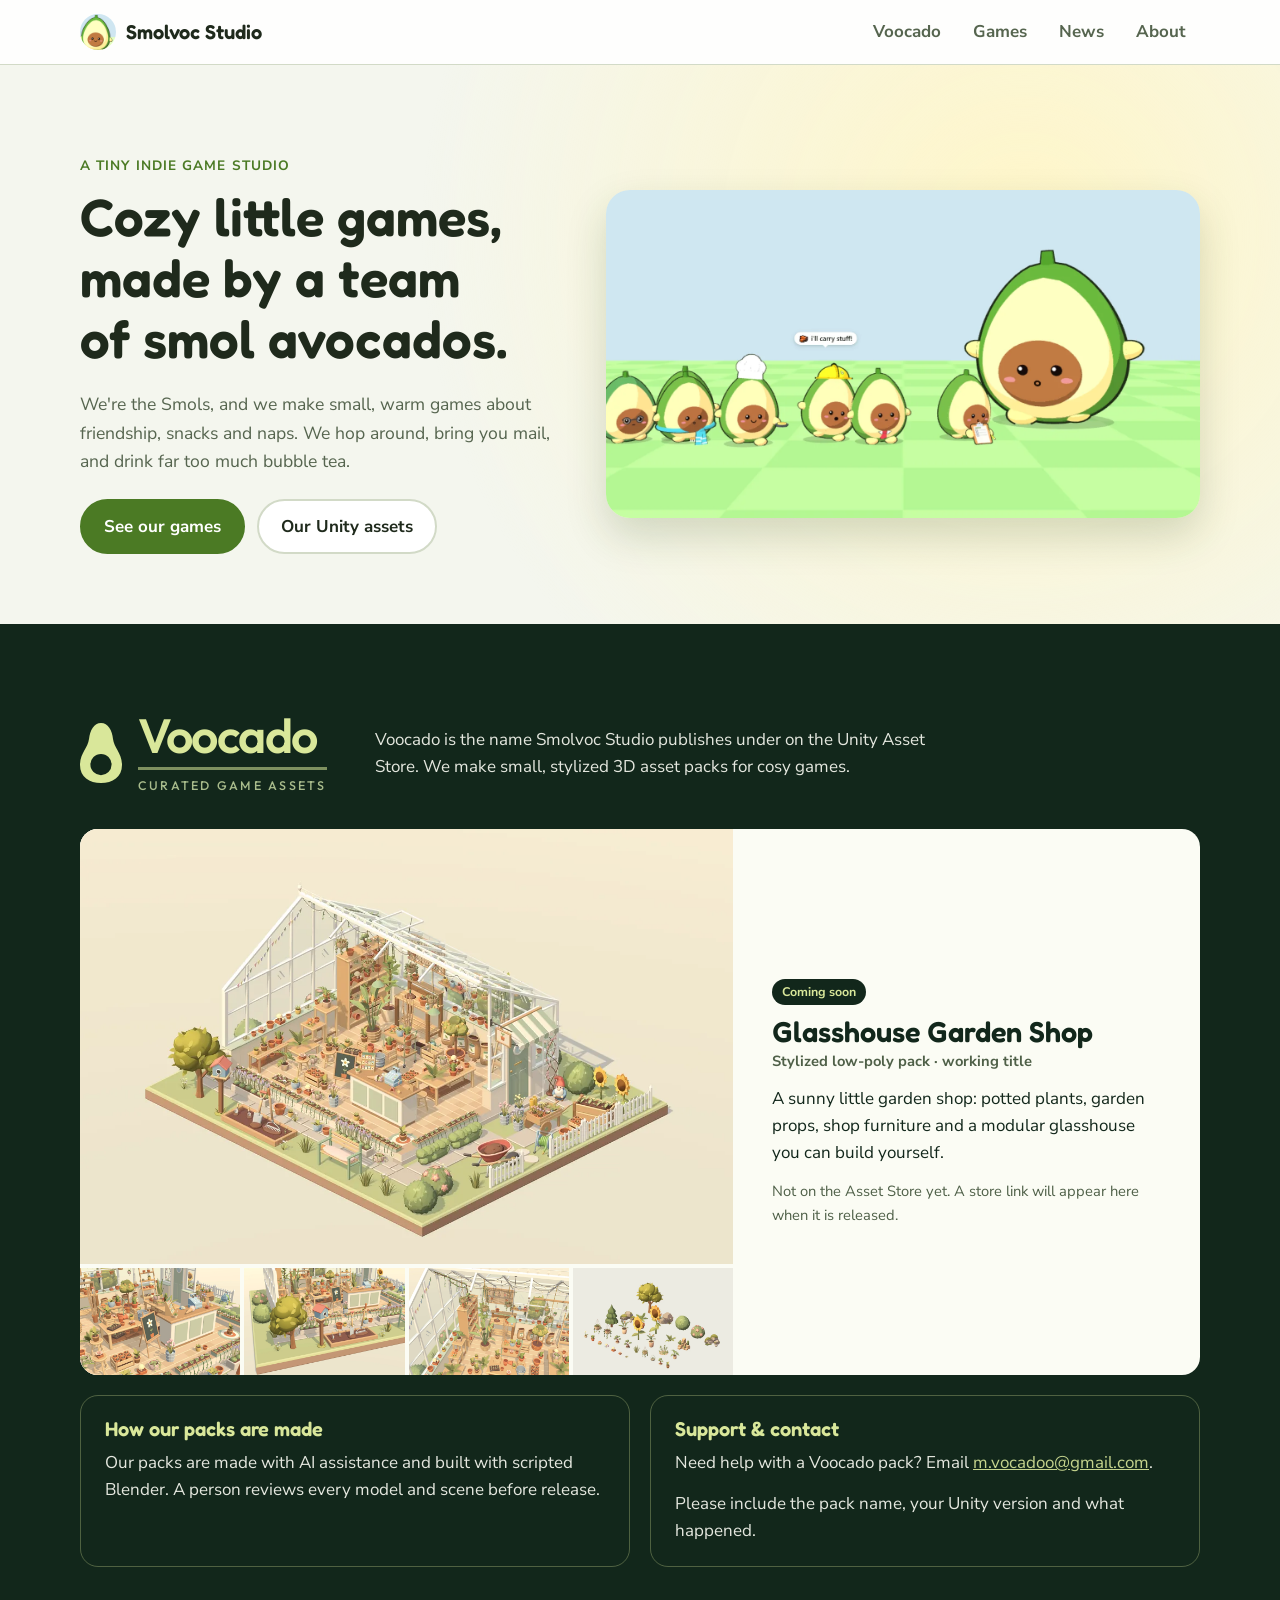
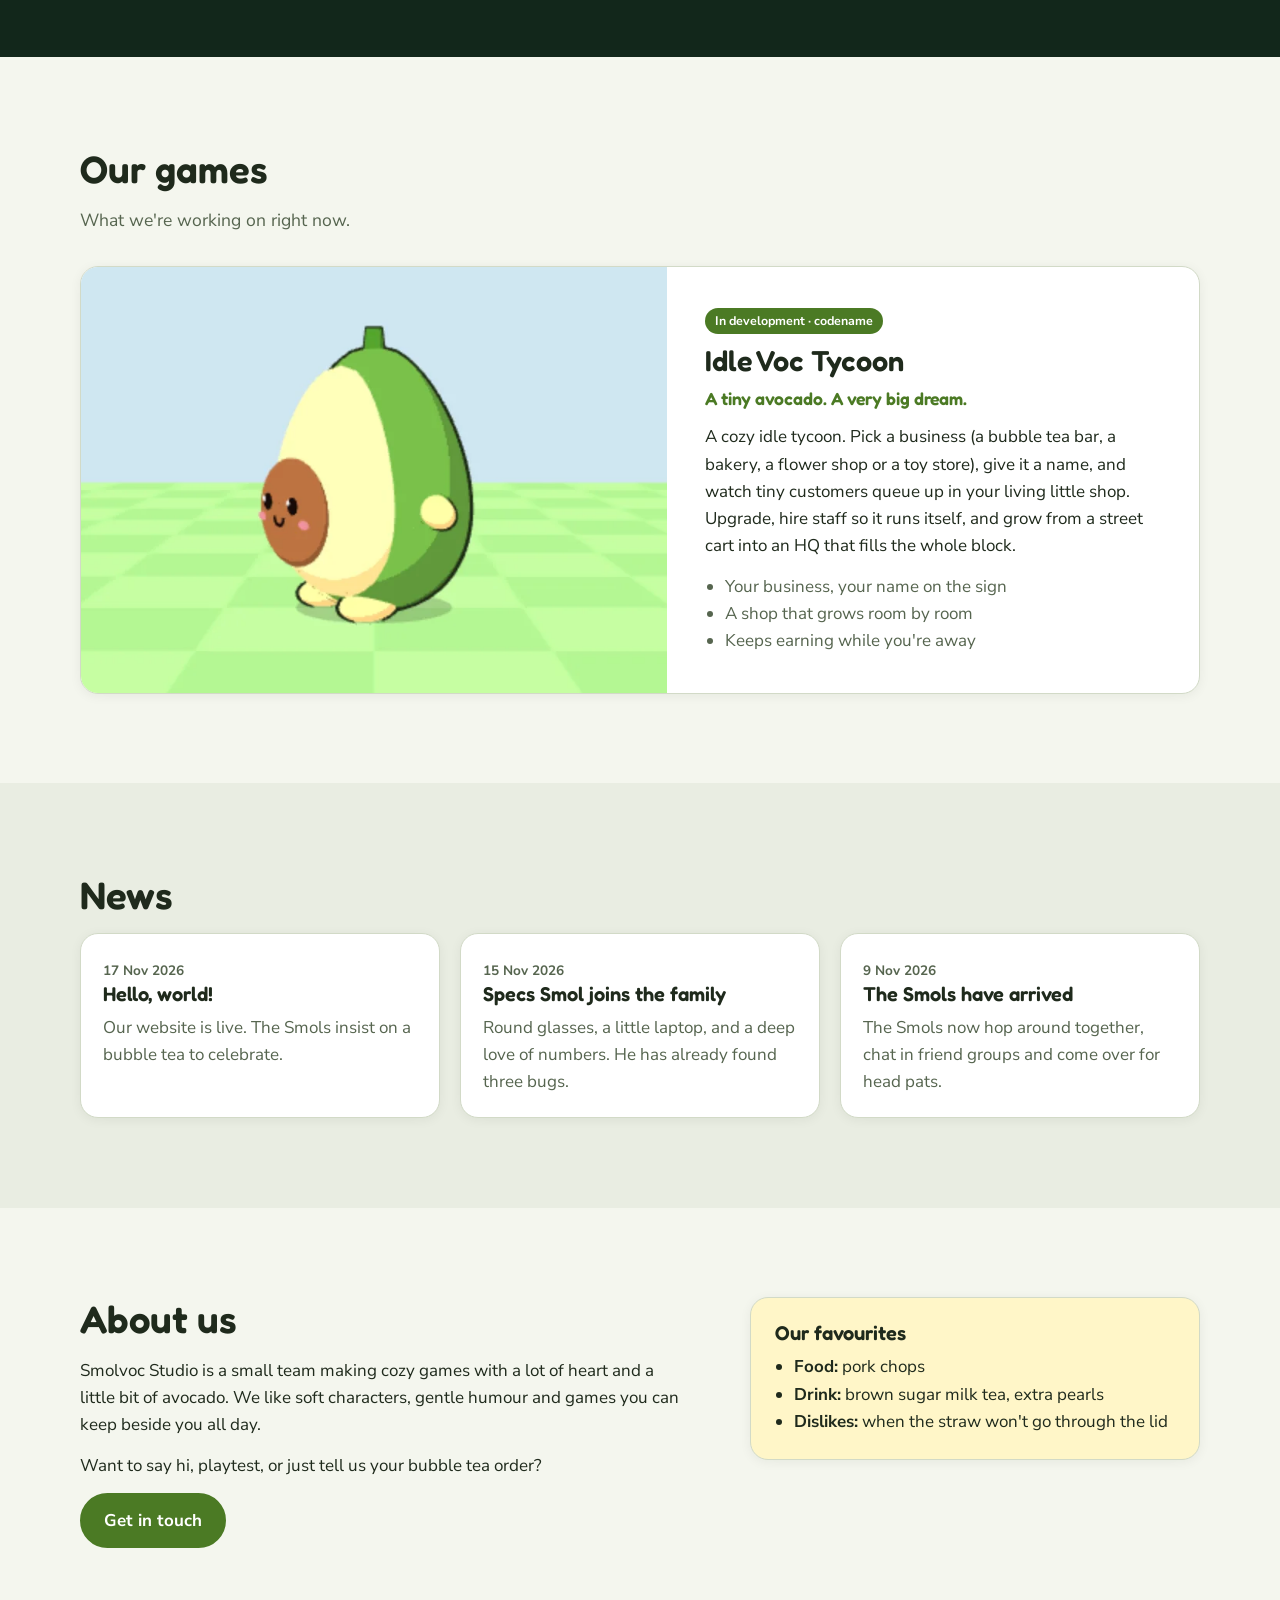
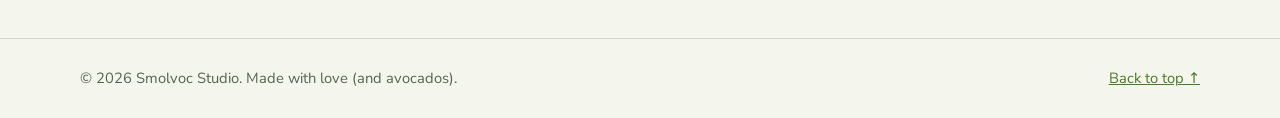
<file: index.html>
<!DOCTYPE html>
<html lang="en">
<head>
  <meta charset="utf-8">
  <meta name="viewport" content="width=device-width, initial-scale=1">
  <title>Smolvoc Studio · Cozy little games</title>
  <meta name="description" content="Smolvoc Studio is a small team of avocados, the Smols, making small, cozy games.">
  <meta property="og:title" content="Smolvoc Studio">
  <meta property="og:description" content="Small, cozy games made by the Smols.">
  <meta property="og:image" content="assets/img/family.webp">
  <link rel="icon" type="image/png" href="assets/img/favicon.png">
  <link rel="preconnect" href="https://fonts.googleapis.com">
  <link rel="preconnect" href="https://fonts.gstatic.com" crossorigin>
  <link href="https://fonts.googleapis.com/css2?family=Fredoka:wght@500;600&family=Outfit:wght@500;600&family=Nunito+Sans:opsz,wght@6..12,400;6..12,700&display=swap" rel="stylesheet">
  <link rel="stylesheet" href="assets/css/style.css">
</head>
<body>
  <a class="skip" href="#main">Skip to content</a>

  <header class="site-header">
    <nav class="nav wrap" aria-label="Main">
      <a class="brand" href="#top"><img src="assets/img/favicon.png" alt="" width="36" height="36">Smolvoc Studio</a>
      <button class="nav-toggle" type="button" aria-expanded="false" aria-controls="nav-links">Menu</button>
      <ul class="nav-links" id="nav-links">
        <li><a href="#voocado">Voocado</a></li>
        <li><a href="#games">Games</a></li>
        <li><a href="#news">News</a></li>
        <li><a href="#about">About</a></li>
      </ul>
    </nav>
  </header>

  <main id="main">
    <!-- Hero -->
    <section class="hero" id="top">
      <div class="wrap hero-grid">
        <div class="hero-copy">
          <p class="eyebrow">A tiny indie game studio</p>
          <h1>Cozy little games, made by a team of smol avocados.</h1>
          <p class="lede">We're the Smols, and we make small, warm games about friendship, snacks and naps. We hop around, bring you mail, and drink far too much bubble tea.</p>
          <div class="cta">
            <a class="btn primary" href="#games">See our games</a>
            <a class="btn" href="#voocado">Our Unity assets</a>
          </div>
        </div>
        <figure class="hero-art">
          <img src="assets/img/family.webp" width="1464" height="823" alt="Six small avocado Smols lined up on a green checkered field beside a big avocado friend.">
        </figure>
      </div>
    </section>

    <!-- Voocado: our Unity Asset Store publisher -->
    <section class="section voocado" id="voocado">
      <div class="wrap">
        <header class="vc-head">
          <div class="vc-logo">
            <svg class="vc-mark" viewBox="190 120 420 600" width="42" height="60" aria-hidden="true" focusable="false"><path fill-rule="evenodd" fill="currentColor" d="M400 120 C330 120 290 190 280 280 C270 370 190 420 190 540 C190 660 285 720 400 720 C515 720 610 660 610 540 C610 420 530 370 520 280 C510 190 470 120 400 120 Z M400 430 A106 106 0 1 0 400 642 A106 106 0 1 0 400 430 Z"/></svg>
            <div>
              <h2 class="vc-word">Voocado</h2>
              <p class="vc-tagline">Curated game assets</p>
            </div>
          </div>
          <p class="vc-about">Voocado is the name Smolvoc Studio publishes under on the Unity Asset Store. We make small, stylized 3D asset packs for cosy games.</p>
        </header>

        <article class="pack">
          <div class="pack-gallery">
            <a class="pack-main" href="assets/img/voocado/garden-shop-1.webp"><img src="assets/img/voocado/garden-shop-1.webp" width="1200" height="800" alt="A low-poly glasshouse garden shop seen from above, with plants, shelves and a counter inside." loading="lazy"></a>
            <a href="assets/img/voocado/garden-shop-2.webp"><img src="assets/img/voocado/garden-shop-2.webp" width="1200" height="800" alt="The shop counter with a till, potted plants and a chalkboard sign." loading="lazy"></a>
            <a href="assets/img/voocado/garden-shop-3.webp"><img src="assets/img/voocado/garden-shop-3.webp" width="1200" height="800" alt="The outdoor garden corner with a tree, a birdhouse and planters." loading="lazy"></a>
            <a href="assets/img/voocado/garden-shop-4.webp"><img src="assets/img/voocado/garden-shop-4.webp" width="1200" height="800" alt="Inside the glasshouse: shelves full of potted plants under hanging lights." loading="lazy"></a>
            <a href="assets/img/voocado/garden-shop-5.webp"><img src="assets/img/voocado/garden-shop-5.webp" width="1200" height="800" alt="The pack's plants laid out side by side: trees, sunflowers, bushes and small pots." loading="lazy"></a>
          </div>
          <div class="pack-body">
            <span class="badge">Coming soon</span>
            <h3>Glasshouse Garden Shop</h3>
            <p class="pack-sub">Stylized low-poly pack · working title</p>
            <p>A sunny little garden shop: potted plants, garden props, shop furniture and a modular glasshouse you can build yourself.</p>
            <p class="pack-note">Not on the Asset Store yet. A store link will appear here when it is released.</p>
          </div>
        </article>

        <div class="vc-info">
          <div class="vc-card">
            <h3>How our packs are made</h3>
            <p>Our packs are made with AI assistance and built with scripted Blender. A person reviews every model and scene before release.</p>
          </div>
          <div class="vc-card" id="support">
            <h3>Support &amp; contact</h3>
            <p>Need help with a Voocado pack? Email <a href="mailto:m.vocadoo@gmail.com">m.vocadoo@gmail.com</a>.</p>
            <p>Please include the pack name, your Unity version and what happened.</p>
          </div>
        </div>
      </div>
    </section>

    <!-- Games -->
    <section class="section" id="games">
      <div class="wrap">
        <h2>Our games</h2>
        <p class="section-lede">What we're working on right now.</p>
        <div class="games">
          <article class="game featured">
            <img src="assets/img/smol-plain.webp" width="956" height="598" alt="Smolvoc, a small avocado Smol, standing on a green checkered field.">
            <div class="game-body">
              <span class="badge">In development · codename</span>
              <h3>Idle Voc Tycoon</h3>
              <p class="game-tagline">A tiny avocado. A very big dream.</p>
              <p>A cozy idle tycoon. Pick a business (a bubble tea bar, a bakery, a flower shop or a toy store), give it a name, and watch tiny customers queue up in your living little shop. Upgrade, hire staff so it runs itself, and grow from a street cart into an HQ that fills the whole block.</p>
              <ul class="features">
                <li>Your business, your name on the sign</li>
                <li>A shop that grows room by room</li>
                <li>Keeps earning while you're away</li>
              </ul>
            </div>
          </article>
        </div>
        <!-- Earlier game ideas (shelved: hidden on the live site; remove "hidden" to show them again) -->
        <div class="games" hidden>
          <article class="game">
            <img src="assets/img/minivoc-tea.webp" width="1116" height="698" alt="A big avocado sipping a bubble tea with a music note floating above.">
            <div class="game-body">
              <span class="badge">In development</span>
              <h3>The Smols</h3>
              <p>Desktop buddies who live on your screen. The Smols hop around while you work, bring you your notifications by hand, take bubble tea breaks and nap when you step away. Each one gets up to their own mischief.</p>
              <ul class="features">
                <li>Walks, skips, waddles and rolls</li>
                <li>Delivers your mail with a little show</li>
                <li>Six Smols, each with a personality</li>
              </ul>
            </div>
          </article>
          <article class="game">
            <img src="assets/img/nightcaps.webp" width="956" height="598" alt="Five Smols and a big avocado friend asleep in striped nightcaps.">
            <div class="game-body">
              <span class="badge muted">Coming later</span>
              <h3>Smol Mansion</h3>
              <p>Build a home for the whole family, room by room. Everyone has chores, hobbies and a favourite nap spot.</p>
            </div>
          </article>
          <article class="game">
            <img src="assets/img/minivoc-bag.webp" width="956" height="598" alt="A big avocado skipping along with a little tan bag.">
            <div class="game-body">
              <span class="badge muted">Idea board</span>
              <h3>Smol Errands</h3>
              <p>A short skipping adventure around town with a mini bag. Mostly snacks. Definitely pork chops.</p>
            </div>
          </article>
        </div>
      </div>
    </section>

    <!-- Cast (shelved: hidden on the live site; remove "hidden" and re-add the nav link to show it) -->
    <section class="section" id="cast" hidden>
      <div class="wrap">
        <h2>Meet the Smols</h2>
        <p class="section-lede">That's us: each Smol has a prop, a personality and a very specific bubble tea order.</p>
        <div class="cast">
          <article class="char">
            <img src="assets/img/smol-plain.webp" width="956" height="598" alt="A plain Smolvoc standing on grass." loading="lazy">
            <h3>Smolvoc</h3><p class="role">the basic Smol</p>
            <p>Likes everything, honestly. Specialty: the low five.</p>
            <p class="tea">Strawberry milk with popping boba</p>
          </article>
          <article class="char">
            <img src="assets/img/smol-clipboard.webp" width="956" height="598" alt="Clipboard Smol holding a clipboard." loading="lazy">
            <h3>Clipboard Smol</h3><p class="role">the planner</p>
            <p>Keeps a list of everything and checks it twice.</p>
            <p class="tea">Jasmine green milk tea, exactly 30% ice</p>
          </article>
          <article class="char">
            <img src="assets/img/smol-tie.webp" width="956" height="598" alt="Tie Smol wearing a little red tie." loading="lazy">
            <h3>Tie Smol</h3><p class="role">the professional</p>
            <p>Very serious about business for someone this small.</p>
            <p class="tea">Black milk tea, no sugar, no toppings</p>
          </article>
          <article class="char">
            <img src="assets/img/smol-hardhat.webp" width="956" height="598" alt="Hardhat Smol in a yellow hard hat with a hammer." loading="lazy">
            <h3>Hardhat Smol</h3><p class="role">the builder</p>
            <p>Eager, loud and always fixing something.</p>
            <p class="tea">Thai tea with double pearls</p>
          </article>
          <article class="char">
            <img src="assets/img/smol-chef.webp" width="956" height="598" alt="Chef Smol in a chef's hat holding a frying pan." loading="lazy">
            <h3>Chef Smol</h3><p class="role">the cook</p>
            <p>A foodie who hums while he works and rates every cup out of 10.</p>
            <p class="tea">Taro milk tea with coconut jelly</p>
          </article>
          <article class="char">
            <img src="assets/img/smol-specs.webp" width="956" height="598" alt="Specs Smol with round glasses typing on a laptop." loading="lazy">
            <h3>Specs Smol</h3><p class="role">the computer nerd</p>
            <p>Precise, a little shy, stays up late debugging.</p>
            <p class="tea">Matcha latte, light ice</p>
          </article>
          <article class="char wide">
            <img src="assets/img/smol-twins.webp" width="956" height="598" alt="The twin Smols in orange and teal scarves, walking side by side." loading="lazy">
            <h3>The Twins</h3><p class="role">always together</p>
            <p>The brave one (orange) goes first; the careful one (teal) covers his eyes, then claps. They go everywhere hand in hand.</p>
            <p class="tea">Mango milk tea (brave) · plain milk tea (careful)</p>
          </article>
        </div>
      </div>
    </section>

    <!-- Art styles (shelved: hidden on the live site; remove "hidden" and re-add the nav link to show it) -->
    <section class="section alt" id="styles" hidden>
      <div class="wrap">
        <h2>One avocado, many looks</h2>
        <p class="section-lede">Our big avocado friend has been drawn in a lot of styles while we find the look. Everything here is drawn by code.</p>
        <div class="styles">
          <figure><img src="assets/img/minivoc-toon.webp" width="716" height="716" alt="A big avocado in a cel-shaded 3D toon style." loading="lazy"><figcaption>Toon 3D</figcaption></figure>
          <figure><img src="assets/img/minivoc-plush.webp" width="716" height="716" alt="A big avocado drawn as a soft plush toy." loading="lazy"><figcaption>Plush</figcaption></figure>
          <figure><img src="assets/img/minivoc-pixel.webp" width="716" height="716" alt="A big avocado as a pixel-art sprite." loading="lazy"><figcaption>Pixel</figcaption></figure>
          <figure><img src="assets/img/minivoc-doodle.webp" width="716" height="716" alt="A big avocado as a hand-drawn doodle on lined paper." loading="lazy"><figcaption>Doodle</figcaption></figure>
        </div>
      </div>
    </section>

    <!-- News -->
    <section class="section alt" id="news">
      <div class="wrap">
        <h2>News</h2>
        <div class="news">
          <article>
            <time datetime="2026-11-17">17 Nov 2026</time>
            <h3>Hello, world!</h3>
            <p>Our website is live. The Smols insist on a bubble tea to celebrate.</p>
          </article>
          <article>
            <time datetime="2026-11-15">15 Nov 2026</time>
            <h3>Specs Smol joins the family</h3>
            <p>Round glasses, a little laptop, and a deep love of numbers. He has already found three bugs.</p>
          </article>
          <article>
            <time datetime="2026-11-09">9 Nov 2026</time>
            <h3>The Smols have arrived</h3>
            <p>The Smols now hop around together, chat in friend groups and come over for head pats.</p>
          </article>
        </div>
      </div>
    </section>

    <!-- About -->
    <section class="section" id="about">
      <div class="wrap about">
        <div>
          <h2>About us</h2>
          <p>Smolvoc Studio is a small team making cozy games with a lot of heart and a little bit of avocado. We like soft characters, gentle humour and games you can keep beside you all day.</p>
          <p>Want to say hi, playtest, or just tell us your bubble tea order?</p>
          <a class="btn primary" href="mailto:m.vocadoo@gmail.com">Get in touch</a>
        </div>
        <aside class="favs">
          <h3>Our favourites</h3>
          <ul>
            <li><b>Food:</b> pork chops</li>
            <li><b>Drink:</b> brown sugar milk tea, extra pearls</li>
            <li><b>Dislikes:</b> when the straw won't go through the lid</li>
          </ul>
        </aside>
      </div>
    </section>
  </main>

  <footer class="site-footer">
    <div class="wrap">
      <p>© <span id="year">2026</span> Smolvoc Studio. Made with love (and avocados).</p>
      <p><a href="#top">Back to top ↑</a></p>
    </div>
  </footer>

  <script src="assets/js/main.js"></script>
</body>
</html>
</file>
<file: assets/css/style.css>
:root {
  --bg: #f4f6ee;
  --bg-alt: #e9ede2;
  --surface: #ffffff;
  --ink: #1f2a1c;
  --muted: #56654f;
  --accent: #4b7a24;
  --accent-ink: #ffffff;
  --pit: #b87442;
  --cream: #fff6c8;
  --line: #d2dac7;
  --radius: 18px;
  --font-display: "Fredoka", "Trebuchet MS", sans-serif;
  --font-body: "Nunito Sans", "Segoe UI", system-ui, sans-serif;
  color-scheme: light;
}
@media (prefers-color-scheme: dark) {
  :root {
    --bg: #131811; --bg-alt: #1a2017; --surface: #1d2419; --ink: #e8eee2; --muted: #a2b099;
    --accent: #a3cf6e; --accent-ink: #15200c; --line: #2f3a2a; --cream: #3d3a1c; color-scheme: dark;
  }
}

* { box-sizing: border-box; }
[hidden] { display: none !important; }
html { scroll-behavior: smooth; scroll-padding-top: 76px; }
@media (prefers-reduced-motion: reduce) { html { scroll-behavior: auto; } }
body { margin: 0; background: var(--bg); color: var(--ink); font: 17px/1.6 var(--font-body); }
img { max-width: 100%; height: auto; display: block; }
h1, h2, h3 { font-family: var(--font-display); font-weight: 600; line-height: 1.15; margin: 0 0 0.4em; text-wrap: balance; }
h1 { font-size: clamp(2rem, 4.5vw, 3.3rem); }
h2 { font-size: clamp(1.7rem, 3.2vw, 2.4rem); }
h3 { font-size: 1.25rem; }
p { margin: 0 0 0.8em; }
a { color: var(--accent); }
a:focus-visible, button:focus-visible { outline: 3px solid var(--accent); outline-offset: 3px; border-radius: 6px; }

.wrap { width: min(1120px, 100% - 40px); margin-inline: auto; }
.skip { position: absolute; left: -999px; top: 8px; background: var(--surface); padding: 8px 14px; border-radius: 8px; z-index: 20; }
.skip:focus { left: 8px; }

/* Header */
.site-header { position: sticky; top: 0; z-index: 10; background: color-mix(in srgb, var(--surface) 88%, transparent); backdrop-filter: blur(10px); border-bottom: 1px solid var(--line); }
.nav { display: flex; align-items: center; gap: 16px; min-height: 64px; }
.brand { display: flex; align-items: center; gap: 10px; font: 600 1.25rem var(--font-display); color: var(--ink); text-decoration: none; margin-right: auto; }
.brand img { border-radius: 50%; background: #cfe6f1; }
.nav-links { display: flex; gap: 4px; list-style: none; margin: 0; padding: 0; }
.nav-links a { display: block; padding: 8px 14px; border-radius: 10px; color: var(--muted); font-weight: 700; text-decoration: none; }
.nav-links a:hover { background: var(--bg-alt); color: var(--ink); }
.nav-toggle { display: none; font: 700 0.95rem var(--font-body); background: var(--surface); color: var(--ink); border: 1px solid var(--line); border-radius: 10px; padding: 8px 14px; cursor: pointer; }
@media (max-width: 760px) {
  .nav-toggle { display: block; }
  .nav-links { display: none; position: absolute; left: 0; right: 0; top: 100%; flex-direction: column; padding: 8px 20px 16px; background: var(--surface); border-bottom: 1px solid var(--line); }
  .nav-links.open { display: flex; }
}

/* Buttons */
.btn { display: inline-block; padding: 12px 22px; border-radius: 999px; font-weight: 700; text-decoration: none; color: var(--ink); background: var(--surface); border: 2px solid var(--line); transition: transform 0.15s, border-color 0.15s; }
.btn:hover { border-color: var(--accent); transform: translateY(-2px); }
.btn.primary { background: var(--accent); color: var(--accent-ink); border-color: var(--accent); }

/* Hero */
.hero { padding: clamp(40px, 7vw, 90px) 0 clamp(40px, 6vw, 70px); background: radial-gradient(circle at 80% 30%, var(--cream), transparent 55%), var(--bg); }
.hero-grid { display: grid; grid-template-columns: 1fr 1.25fr; gap: clamp(24px, 4vw, 56px); align-items: center; }
.eyebrow { font-weight: 700; color: var(--accent); text-transform: uppercase; letter-spacing: 0.08em; font-size: 0.85rem; }
.lede, .section-lede { color: var(--muted); font-size: 1.1rem; max-width: 60ch; }
.cta { display: flex; flex-wrap: wrap; gap: 12px; margin-top: 24px; }
.hero-art { margin: 0; }
.hero-art img { border-radius: 24px; box-shadow: 0 18px 40px rgba(40, 70, 20, 0.18); animation: bob 4s ease-in-out infinite; }
@keyframes bob { 50% { transform: translateY(-8px); } }
@media (prefers-reduced-motion: reduce) { .hero-art img { animation: none; } }
@media (max-width: 860px) { .hero-grid { grid-template-columns: 1fr; } }

/* Sections */
.section { padding: clamp(50px, 7vw, 90px) 0; }
.section.alt { background: var(--bg-alt); }
.section-lede { margin-bottom: 32px; }

/* Cards */
.game, .char, .news article, .favs { background: var(--surface); border: 1px solid var(--line); border-radius: var(--radius); overflow: hidden; box-shadow: 0 2px 12px rgba(20, 40, 20, 0.06); }

.games { display: grid; grid-template-columns: repeat(2, 1fr); gap: 24px; }
.game { display: grid; grid-template-rows: auto 1fr; }
.game img { aspect-ratio: 16 / 10; object-fit: cover; width: 100%; }
.game-body { padding: 20px 22px 24px; }
.game.featured { grid-column: 1 / -1; grid-template-columns: 1.1fr 1fr; grid-template-rows: none; }
.game.featured img { height: 100%; }
.game.featured .game-body { padding: clamp(22px, 3vw, 40px); align-self: center; }
.game.featured h3 { font-size: 1.8rem; }
.badge { display: inline-block; font-size: 0.78rem; font-weight: 700; padding: 3px 10px; border-radius: 999px; background: var(--accent); color: var(--accent-ink); margin-bottom: 10px; }
.badge.muted { background: var(--bg-alt); color: var(--muted); }
.game-tagline { font: 600 1.1rem var(--font-display); color: var(--accent); }
.features { padding-left: 1.2em; margin: 0; color: var(--muted); }
@media (max-width: 760px) { .games { grid-template-columns: 1fr; } .game.featured { grid-template-columns: 1fr; } }

.cast { display: grid; grid-template-columns: repeat(auto-fill, minmax(240px, 1fr)); gap: 20px; }
.char { padding-bottom: 18px; transition: transform 0.2s; }
.char:hover { transform: translateY(-4px) rotate(-0.5deg); }
.char img { aspect-ratio: 16 / 11; object-fit: cover; width: 100%; margin-bottom: 14px; }
.char > :not(img) { padding-inline: 18px; }
.char h3 { margin-bottom: 0; }
.char .role { color: var(--accent); font-weight: 700; font-size: 0.9rem; margin-bottom: 8px; }
.char p { color: var(--muted); font-size: 0.95rem; }
.char .tea { font-size: 0.85rem; margin: 0; }
.char .tea::before { content: "🧋 "; }
.char.wide { grid-column: span 2; }
@media (max-width: 560px) { .char.wide { grid-column: auto; } }

.styles { display: grid; grid-template-columns: repeat(4, 1fr); gap: 20px; }
.styles figure { margin: 0; }
.styles img { border-radius: var(--radius); border: 1px solid var(--line); }
.styles figcaption { text-align: center; font: 600 1.05rem var(--font-display); margin-top: 10px; }
@media (max-width: 760px) { .styles { grid-template-columns: repeat(2, 1fr); } }

.news { display: grid; grid-template-columns: repeat(auto-fit, minmax(260px, 1fr)); gap: 20px; }
.news article { padding: 22px; }
.news time { color: var(--muted); font-size: 0.85rem; font-weight: 700; }
.news p { color: var(--muted); margin: 0; }

.about { display: grid; grid-template-columns: 1.4fr 1fr; gap: 40px; align-items: start; }
.about p { max-width: 60ch; }
.favs { padding: 24px; background: var(--cream); }
.favs ul { margin: 0; padding-left: 1.1em; }
@media (max-width: 760px) { .about { grid-template-columns: 1fr; } }

/* Footer */
.site-footer { border-top: 1px solid var(--line); padding: 28px 0; color: var(--muted); font-size: 0.92rem; }
.site-footer .wrap { display: flex; flex-wrap: wrap; justify-content: space-between; gap: 10px; }
.site-footer p { margin: 0; }

/* Voocado (Unity Asset Store publisher) */
.voocado { --vc-forest: #12271B; --vc-avocado: #D9E79A; --vc-paper: #FBFCF4; --vc-muted: #A9BC8C;
  background: var(--vc-forest); color: var(--vc-paper); }
.voocado a { color: var(--vc-avocado); }
.voocado a:focus-visible { outline-color: var(--vc-avocado); }
.vc-head { display: grid; grid-template-columns: auto 1fr; gap: 20px 48px; align-items: center; margin-bottom: 36px; }
.vc-logo { display: flex; align-items: center; gap: 16px; color: var(--vc-avocado); }
.vc-mark { flex: none; }
.vc-word { font: 600 clamp(2.2rem, 4vw, 3rem)/0.9 "Outfit", var(--font-display); letter-spacing: -0.03em; color: var(--vc-avocado); margin: 0; }
.vc-tagline { font: 500 0.78rem "Outfit", var(--font-body); text-transform: uppercase; letter-spacing: 0.18em; color: var(--vc-muted); margin: 10px 0 0; padding-top: 8px; border-top: 3px solid color-mix(in srgb, var(--vc-avocado) 55%, transparent); width: fit-content; }
.vc-about { color: var(--vc-paper); opacity: 0.9; max-width: 58ch; margin: 0; }
@media (max-width: 760px) { .vc-head { grid-template-columns: 1fr; } }

.pack { display: grid; grid-template-columns: 1.4fr 1fr; background: var(--vc-paper); color: var(--vc-forest); border-radius: var(--radius); overflow: hidden; }
.pack a { color: inherit; }
.pack-gallery { display: grid; grid-template-columns: repeat(4, 1fr); gap: 4px; background: var(--vc-paper); }
.pack-gallery a { display: block; overflow: hidden; }
.pack-gallery img { width: 100%; aspect-ratio: 3 / 2; object-fit: cover; transition: transform 0.2s; }
.pack-gallery a:hover img { transform: scale(1.04); }
.pack-main { grid-column: 1 / -1; }
.pack-body { padding: clamp(22px, 3vw, 40px); align-self: center; }
.pack-body h3 { font-size: 1.8rem; margin-bottom: 2px; }
.pack .badge { background: var(--vc-forest); color: var(--vc-avocado); }
.pack-sub { color: #4F6048; font-weight: 700; font-size: 0.92rem; }
.pack-note { color: #4F6048; font-size: 0.92rem; margin: 0; }
@media (max-width: 860px) { .pack { grid-template-columns: 1fr; } }
@media (prefers-reduced-motion: reduce) { .pack-gallery img { transition: none; } }

.vc-info { display: grid; grid-template-columns: repeat(2, 1fr); gap: 20px; margin-top: 20px; }
.vc-card { border: 1px solid color-mix(in srgb, var(--vc-avocado) 30%, transparent); border-radius: var(--radius); padding: 22px 24px; }
.vc-card h3 { color: var(--vc-avocado); }
.vc-card p { opacity: 0.9; }
.vc-card p:last-child { margin: 0; }
@media (max-width: 760px) { .vc-info { grid-template-columns: 1fr; } }
</file>
